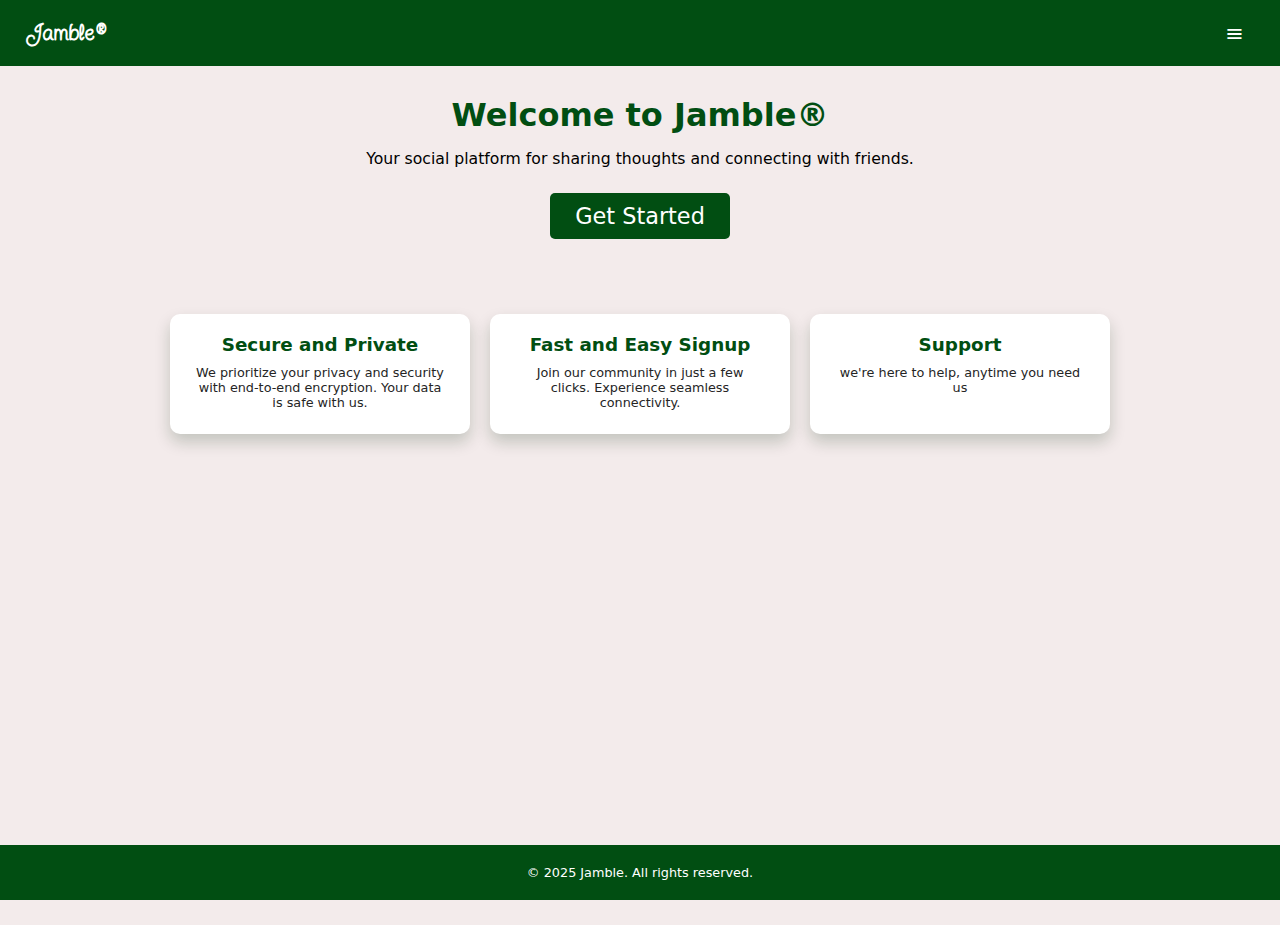
<file: index.html>
<!DOCTYPE html>
<html lang="en">
<head>
  <meta charset="UTF-8"/>
  <meta name="viewport" content="width=device-width" initial-scale="1.0">
  <title>New Stuff</title>
  <link href="https://fonts.googleapis.com/css2?family=Twinkle+Star&display=swap" rel="stylesheet">

  <link rel="stylesheet" href="socialPlatformAboutPage.css"> 
  <script src="social platform.js"></script>
  <title>Home Page</title>
</head>
<body class="body">
  <div class="site">
    <header class="header">
      <h2 class="logo">Jamble&reg;</h2>
        <div class="dropdown">
          <button onclick="myFunction()" class="dropbtn">&equiv;</button>
          <div id="myDropdown" class="dropdown-content">
            <a href="#" class="home">Home</a><hr>
            <a href="#" class="login">Login</a><hr>
            <a href="socialPlatformSignup.html" class="signup">Signup</a><hr>
            <a href="#" class="about">About</a>
          </div>
        </div>
    </header>
    <main>
      <section class="welcome-message">
        <h1>Welcome to Jamble&reg;</h1>
        <p>Your social platform for sharing thoughts and connecting with friends.</p>
        <button class="Get-Started"><a href="socialPlatformSignup.html">Get Started</a></button>
        
      </section>

      <section class="features">
        <div class="features-items">
          <h3>Secure and Private</h3>
          <p>We prioritize your privacy and security with end-to-end encryption. Your data is safe with us.</p>
        </div>

        <div class="features-items">
          <h3>Fast and Easy Signup</h3>
          <p>Join our community in just a few clicks. Experience seamless connectivity.</p>
        </div>

        <div class="features-items">
          <h3>Support</h3>
          <p>we're here to help, anytime you need us</p>
        </div>
      </section>
      
      
    </main>
    <footer>
      <div class="footer">
        <p class="footer-text">© 2025 Jamble. All rights reserved.</p>
        
        
      </div>
    </footer>
  </div>
</body>
</html>
</file>
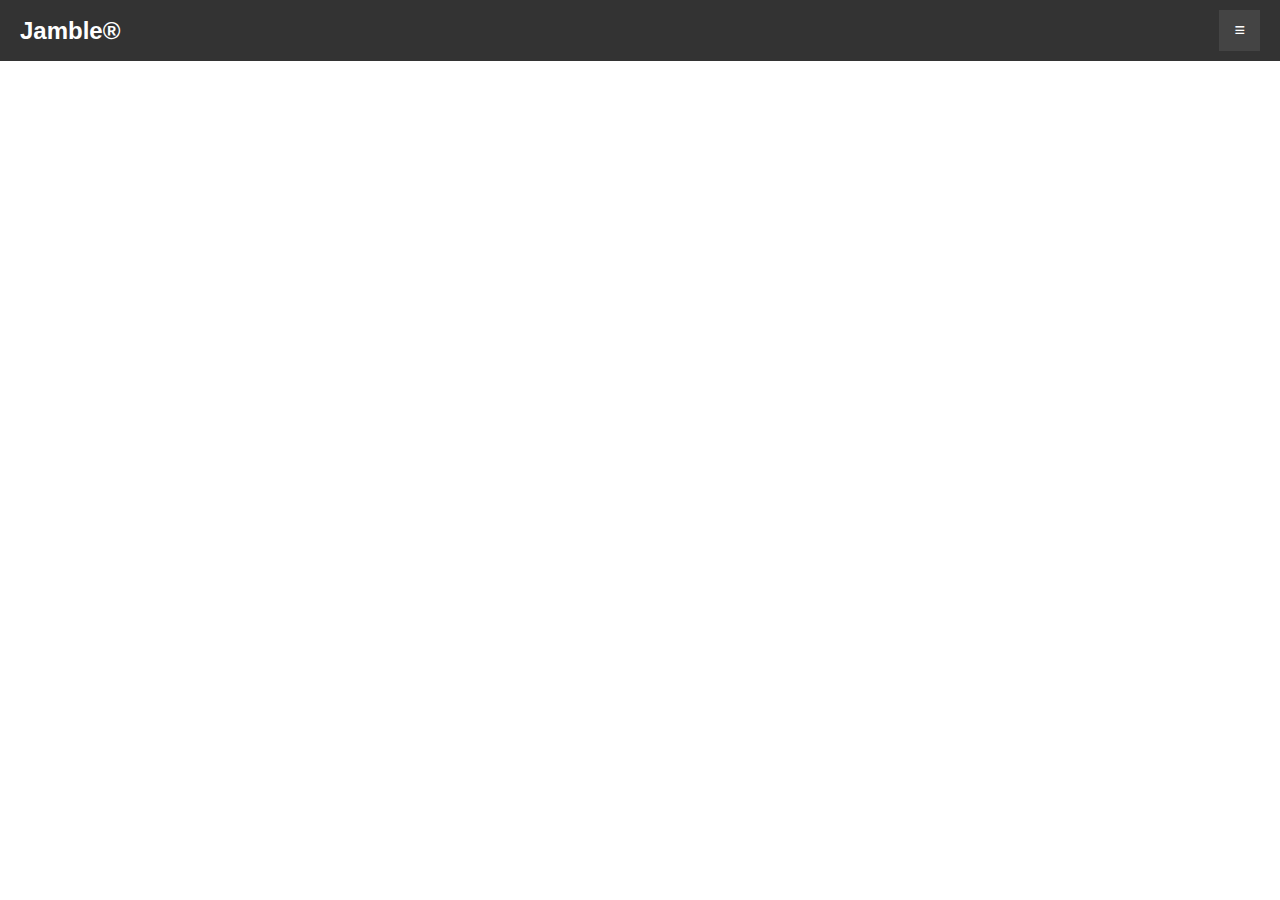
<file: AIsample.html>
<!DOCTYPE html>
<html lang="en">
<head>
  <meta charset="UTF-8">
  <title>Jamble® Header</title>
  <style>
    body {
      margin: 0;
      font-family: Arial, sans-serif;
    }

    .header {
      background-color: #333;
      color: white;
      padding: 10px 20px;
      display: flex;
      justify-content: space-between;
      align-items: center;
      position: relative;
    }

    .logo {
      margin: 0;
      font-size: 24px;
    }

    .dropdown {
      position: relative;
      display: inline-block;
    }

    .dropbtn {
      background-color: #444;
      color: white;
      padding: 10px 15px;
      font-size: 18px;
      border: none;
      cursor: pointer;
    }

    .dropdown-content {
      display: none;
      position: absolute;
      right: 0;
      background-color: #f9f9f9;
      min-width: 160px;
      box-shadow: 0px 8px 16px 0px rgba(0,0,0,0.2);
      z-index: 1;
    }

    .dropdown-content a {
      color: black;
      padding: 12px 16px;
      text-decoration: none;
      display: block;
    }

    .dropdown-content a:hover {
      background-color: #ddd;
    }

    .show {
      display: block;
    }
  </style>
</head>
<body>

  <header class="header">
    <h2 class="logo">Jamble&reg;</h2>
    <div class="dropdown">
      <button onclick="myFunction()" class="dropbtn">&equiv;</button>
      <div id="myDropdown" class="dropdown-content">
        <a href="#" class="home">Home</a>
        <a href="#" class="about">About</a>
        <a href="#" class="login">Login</a>
        <a href="#" class="signup">Signup</a>
      </div>
    </div>
  </header>

  <script>
    function myFunction() {
      document.getElementById("myDropdown").classList.toggle("show");
    }

    // Optional: Close dropdown if clicked outside
    window.onclick = function(event) {
      if (!event.target.matches('.dropbtn')) {
        var dropdowns = document.getElementsByClassName("dropdown-content");
        for (var i = 0; i < dropdowns.length; i++) {
          if (dropdowns[i].classList.contains('show')) {
            dropdowns[i].classList.remove('show');
          }
        }
      }
    }
  </script>

</body>
</html>
</file>
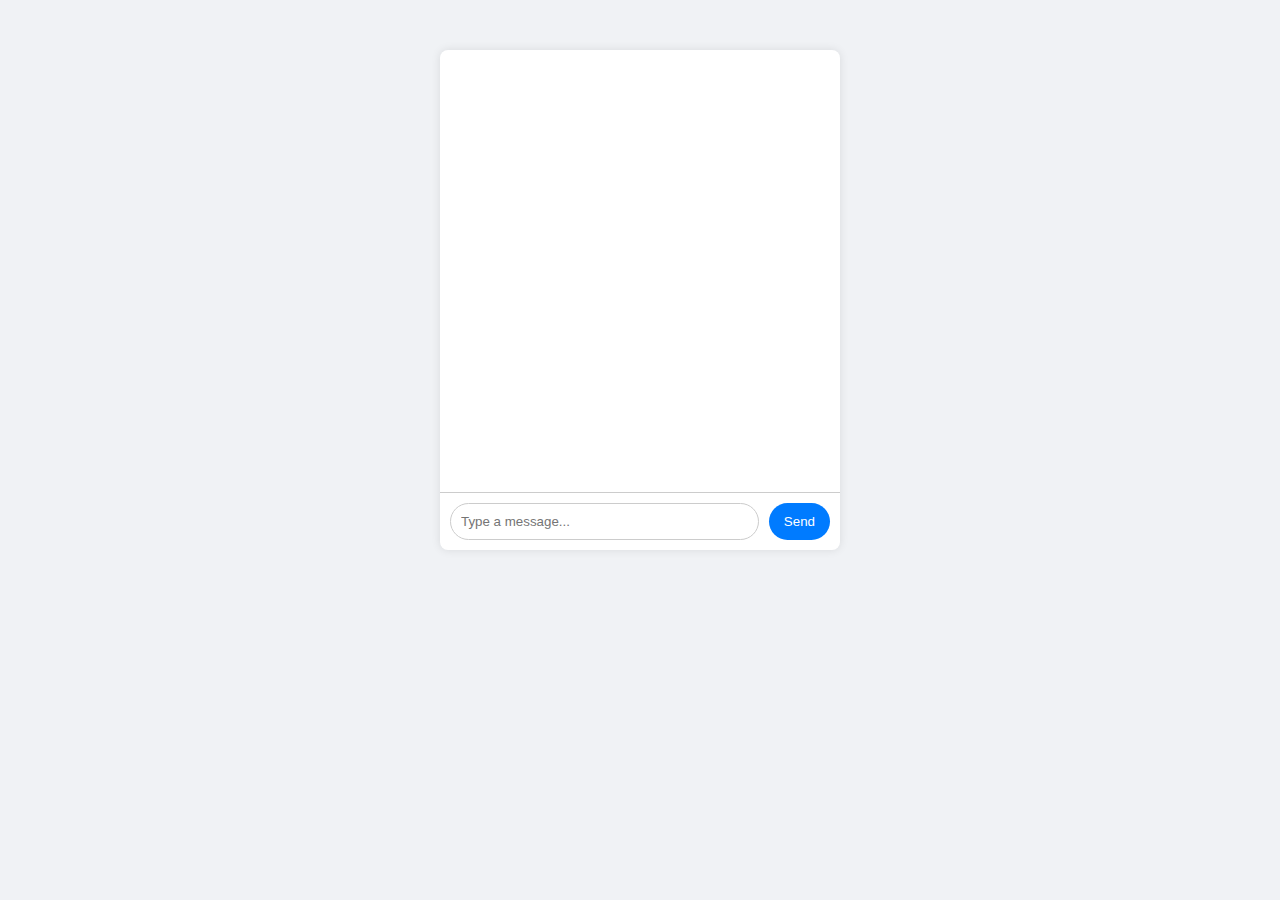
<file: AIsamplegui.html>
<!DOCTYPE html>
<html lang="en">
<head>
  <meta charset="UTF-8">
  <title>Simple Chat UI</title>
  <style>
    body {
      font-family: Arial, sans-serif;
      margin: 0;
      background: #f0f2f5;
    }

    .chat-container {
      max-width: 400px;
      margin: 50px auto;
      background: white;
      border-radius: 8px;
      box-shadow: 0 0 10px rgba(0,0,0,0.1);
      display: flex;
      flex-direction: column;
      height: 500px;
      overflow: hidden;
    }

    .chat-box {
      flex: 1;
      padding: 20px;
      overflow-y: auto;
    }

    .message {
      margin: 10px 0;
      max-width: 75%;
      padding: 10px 15px;
      border-radius: 20px;
      line-height: 1.4;
    }

    .user {
      background-color: #007bff;
      color: white;
      align-self: flex-end;
      text-align: right;
    }

    .bot {
      background-color: #e4e6eb;
      color: black;
      align-self: flex-start;
    }

    .input-area {
      display: flex;
      padding: 10px;
      border-top: 1px solid #ccc;
    }

    .input-area input {
      flex: 1;
      padding: 10px;
      border: 1px solid #ccc;
      border-radius: 20px;
      outline: none;
    }

    .input-area button {
      margin-left: 10px;
      padding: 10px 15px;
      background-color: #007bff;
      border: none;
      color: white;
      border-radius: 20px;
      cursor: pointer;
    }
  </style>
</head>
<body>

<div class="chat-container">
  <div class="chat-box" id="chatBox">
    <!-- Messages will appear here -->
  </div>
  <div class="input-area">
    <input type="text" id="userInput" placeholder="Type a message..." />
    <button onclick="sendMessage()">Send</button>
  </div>
</div>

<script>
  function sendMessage() {
    const input = document.getElementById("userInput");
    const message = input.value.trim();
    if (message === "") return;

    addMessage(message, "user");

    // Simulate bot reply
    setTimeout(() => {
      const reply = "You said: " + message;
      addMessage(reply, "bot");
    }, 500);

    input.value = "";
  }

  function addMessage(text, sender) {
    const chatBox = document.getElementById("chatBox");
    const msg = document.createElement("div");
    msg.classList.add("message", sender);
    msg.textContent = text;
    chatBox.appendChild(msg);
    chatBox.scrollTop = chatBox.scrollHeight;
  }
</script>

</body>
</html>
</file>
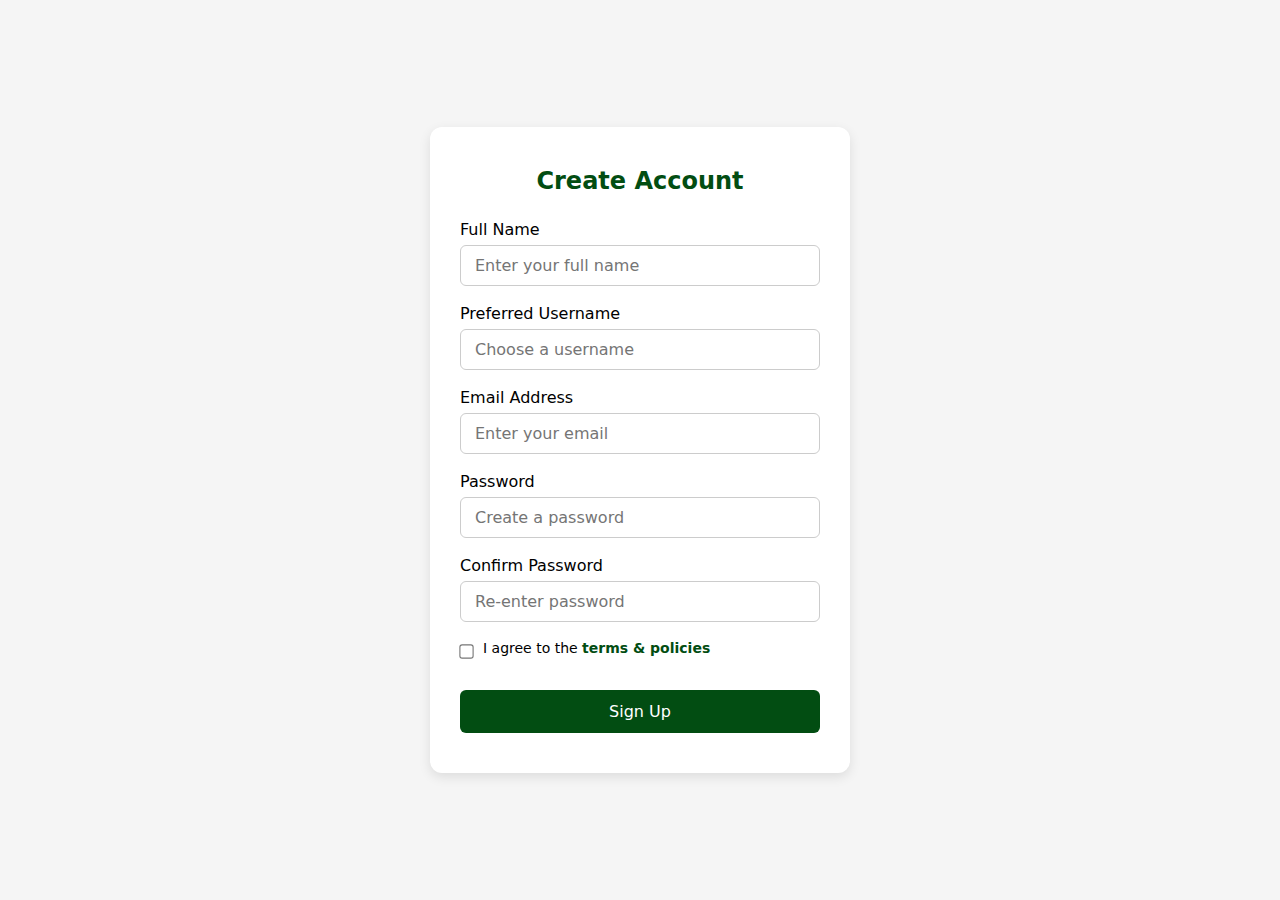
<file: sample.html>
<!DOCTYPE html>
<html lang="en">
<head>
  <meta charset="UTF-8" />
  <meta name="viewport" content="width=device-width, initial-scale=1.0"/>
  <title>Signup Page</title>
  <style>
    :root {
      --primary-color: rgb(2, 77, 18);
    }

    * {
      box-sizing: border-box;
      margin: 0;
      padding: 0;
      font-family: system-ui, sans-serif;
    }

    body {
      background-color: #f5f5f5;
      display: flex;
      justify-content: center;
      align-items: center;
      min-height: 100vh;
    }

    .signup-container {
      background-color: #fff;
      padding: 40px 30px;
      border-radius: 12px;
      box-shadow: 0 4px 12px rgba(0, 0, 0, 0.1);
      max-width: 420px;
      width: 100%;
    }

    .signup-container h2 {
      text-align: center;
      color: var(--primary-color);
      margin-bottom: 25px;
    }

    .form-group {
      margin-bottom: 18px;
    }

    .form-group label {
      display: block;
      margin-bottom: 6px;
      font-weight: 500;
    }

    .form-group input[type="text"],
    .form-group input[type="email"],
    .form-group input[type="password"] {
      width: 100%;
      padding: 10px 14px;
      border: 1px solid #ccc;
      border-radius: 6px;
      font-size: 16px;
    }

    .form-group input:focus {
      border-color: var(--primary-color);
      outline: none;
    }

    .form-group.terms {
      display: flex;
      align-items: center;
      font-size: 14px;
    }

    .form-group.terms input {
      margin-right: 10px;
      transform: scale(1.1);
    }

    .form-group.terms a {
      color: var(--primary-color);
      text-decoration: none;
      font-weight: 600;
    }

    .submit-btn {
      width: 100%;
      padding: 12px;
      background-color: var(--primary-color);
      color: white;
      border: none;
      border-radius: 6px;
      font-size: 16px;
      cursor: pointer;
      transition: background 0.3s ease;
      margin-top: 10px;
    }

    .submit-btn:hover {
      background-color: rgb(1, 60, 14);
    }

    @media (max-width: 480px) {
      .signup-container {
        padding: 30px 20px;
      }
    }
  </style>
</head>
<body>

  <div class="signup-container">
    <h2>Create Account</h2>
    <form>
      <div class="form-group">
        <label for="fullname">Full Name</label>
        <input type="text" id="fullname" placeholder="Enter your full name" required />
      </div>
      <div class="form-group">
        <label for="username">Preferred Username</label>
        <input type="text" id="username" placeholder="Choose a username" required />
      </div>
      <div class="form-group">
        <label for="email">Email Address</label>
        <input type="email" id="email" placeholder="Enter your email" required />
      </div>
      <div class="form-group">
        <label for="password">Password</label>
        <input type="password" id="password" placeholder="Create a password" required />
      </div>
      <div class="form-group">
        <label for="confirm">Confirm Password</label>
        <input type="password" id="confirm" placeholder="Re-enter password" required />
      </div>
      <div class="form-group terms">
        <input type="checkbox" id="terms" required />
        <label for="terms">
          I agree to the <a href="#">terms & policies</a>
        </label>
      </div>
      <button type="submit" class="submit-btn">Sign Up</button>
    </form>
  </div>

</body>
</html>
</file>
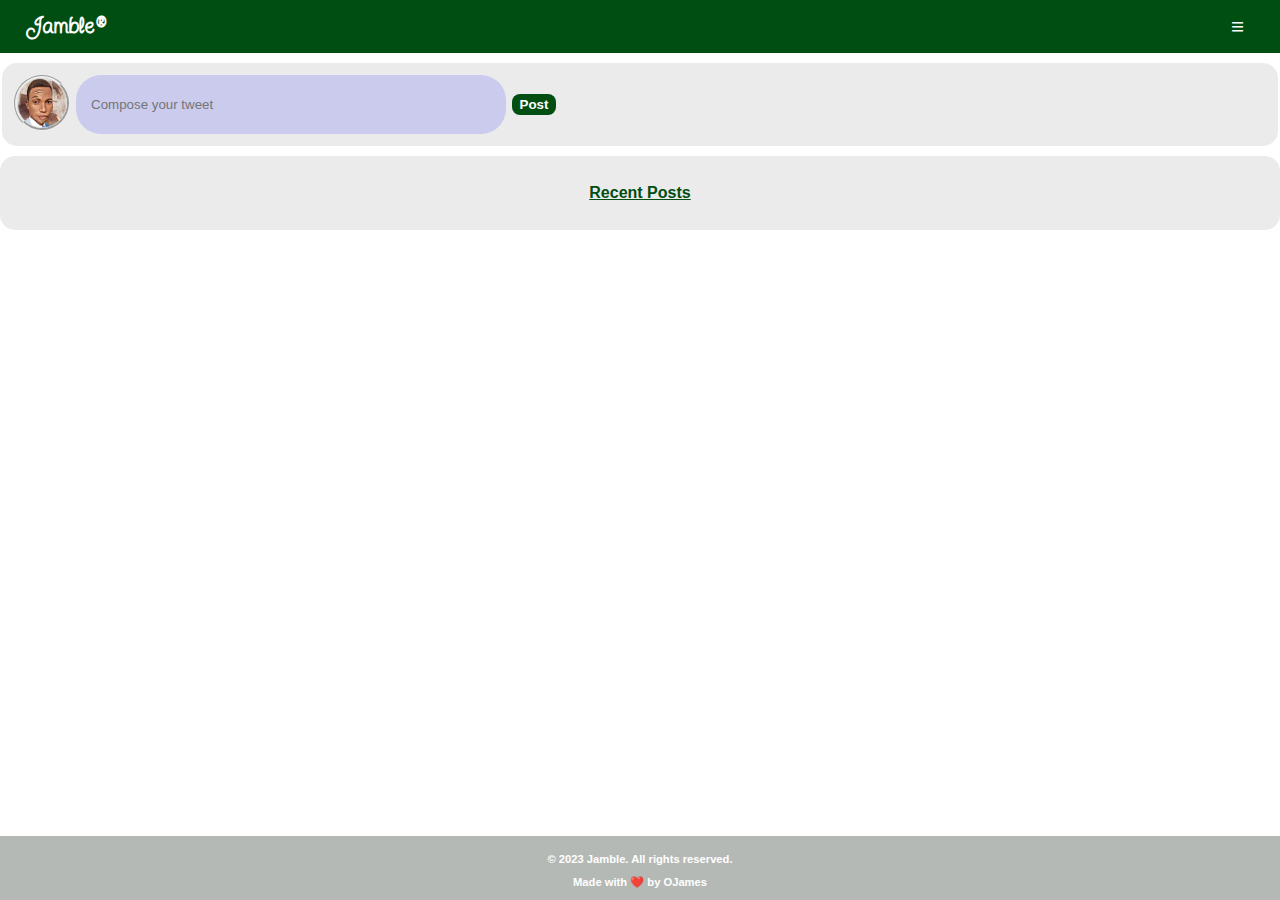
<file: social platform.html>
<!DOCTYPE html>
<html lang="en">
<head>
  <meta charset="UTF-8"/>
  <meta name="viewport" content="width=device-width" initial-scale="1.0">
  <title>New Stuff</title>
  <link href="https://fonts.googleapis.com/css2?family=Twinkle+Star&display=swap" rel="stylesheet">

  <link rel="stylesheet" href="social platform.css"> 
  <script src="social platform.js"></script>
</head>
<body class="body">
  <div class="site">
    <header class="header">
      <h2 class="logo">Jamble&reg;</h2>
        <div class="dropdown">
          <button onclick="myFunction()" class="dropbtn">&equiv;</button>
          <div id="myDropdown" class="dropdown-content">
            <a href="socialPlatformHomePage.html" class="home">Home</a><hr>
            <a href="#" class="login">Login</a><hr>
            <a href="socialPlatformSignup.html" class="signup">Signup</a><hr>
            <a href="#" class="about">About</a>
          </div>
        </div>
    </header>
    <main>
      
      <form>
        <fieldset class="compose">
          <img src="My Project\ojames1.png" alt="profile picture" class="profile">
          <input type="text" class="tweet" placeholder="Compose your tweet">
          <button class="submit">Post</button>
          
        </fieldset>
      </form>

      <div class="recent-posts">
        <h3 class="recent-post-heading">Recent Posts</h3>
        
      </div>

      
    </main>
    <footer>
      <div class="footer-links">
        <p class="footer-text">© 2023 Jamble. All rights reserved.</p>
        <p class="footer-text">Made with ❤️ by OJames</p>
        
      </div>
    </footer>
  </div>
</body>
</html>
</file>
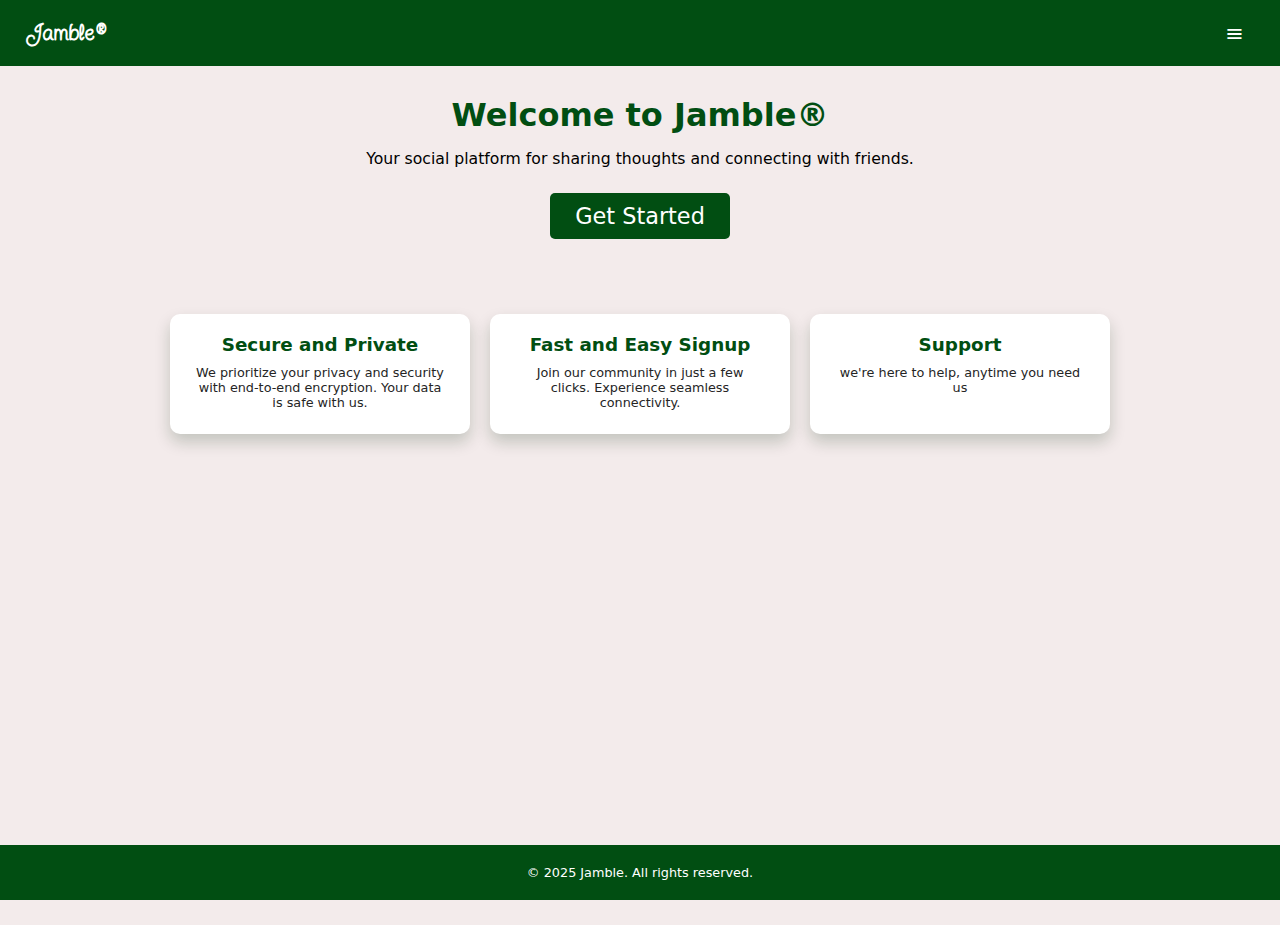
<file: socialPlatformAboutPage.html>
<!DOCTYPE html>
<html lang="en">
<head>
  <meta charset="UTF-8"/>
  <meta name="viewport" content="width=device-width" initial-scale="1.0">
  <title>New Stuff</title>
  <link href="https://fonts.googleapis.com/css2?family=Twinkle+Star&display=swap" rel="stylesheet">

  <link rel="stylesheet" href="socialPlatformAboutPage.css"> 
  <script src="social platform.js"></script>
  <title>Home Page</title>
</head>
<body class="body">
  <div class="site">
    <header class="header">
      <h2 class="logo">Jamble&reg;</h2>
        <div class="dropdown">
          <button onclick="myFunction()" class="dropbtn">&equiv;</button>
          <div id="myDropdown" class="dropdown-content">
            <a href="social platform.html" class="home">Home</a><hr>
            <a href="socialPlatformlogin.html" class="login">Login</a><hr>
            <a href="socialPlatformSignup.html" class="signup">Signup</a><hr>
            <a href="socialPlatformAboutPage.html" class="about">About</a>
          </div>
        </div>
    </header>
    <main>
      <section class="welcome-message">
        <h1>Welcome to Jamble&reg;</h1>
        <p>Your social platform for sharing thoughts and connecting with friends.</p>
        <button class="Get-Started"><a href="socialPlatformSignup.html">Get Started</a></button>
        
      </section>

      <section class="features">
        <div class="features-items">
          <h3>Secure and Private</h3>
          <p>We prioritize your privacy and security with end-to-end encryption. Your data is safe with us.</p>
        </div>

        <div class="features-items">
          <h3>Fast and Easy Signup</h3>
          <p>Join our community in just a few clicks. Experience seamless connectivity.</p>
        </div>

        <div class="features-items">
          <h3>Support</h3>
          <p>we're here to help, anytime you need us</p>
        </div>
      </section>
      
      
    </main>
    <footer>
      <div class="footer">
        <p class="footer-text">© 2025 Jamble. All rights reserved.</p>
        
        
      </div>
    </footer>
  </div>
</body>
</html>
</file>
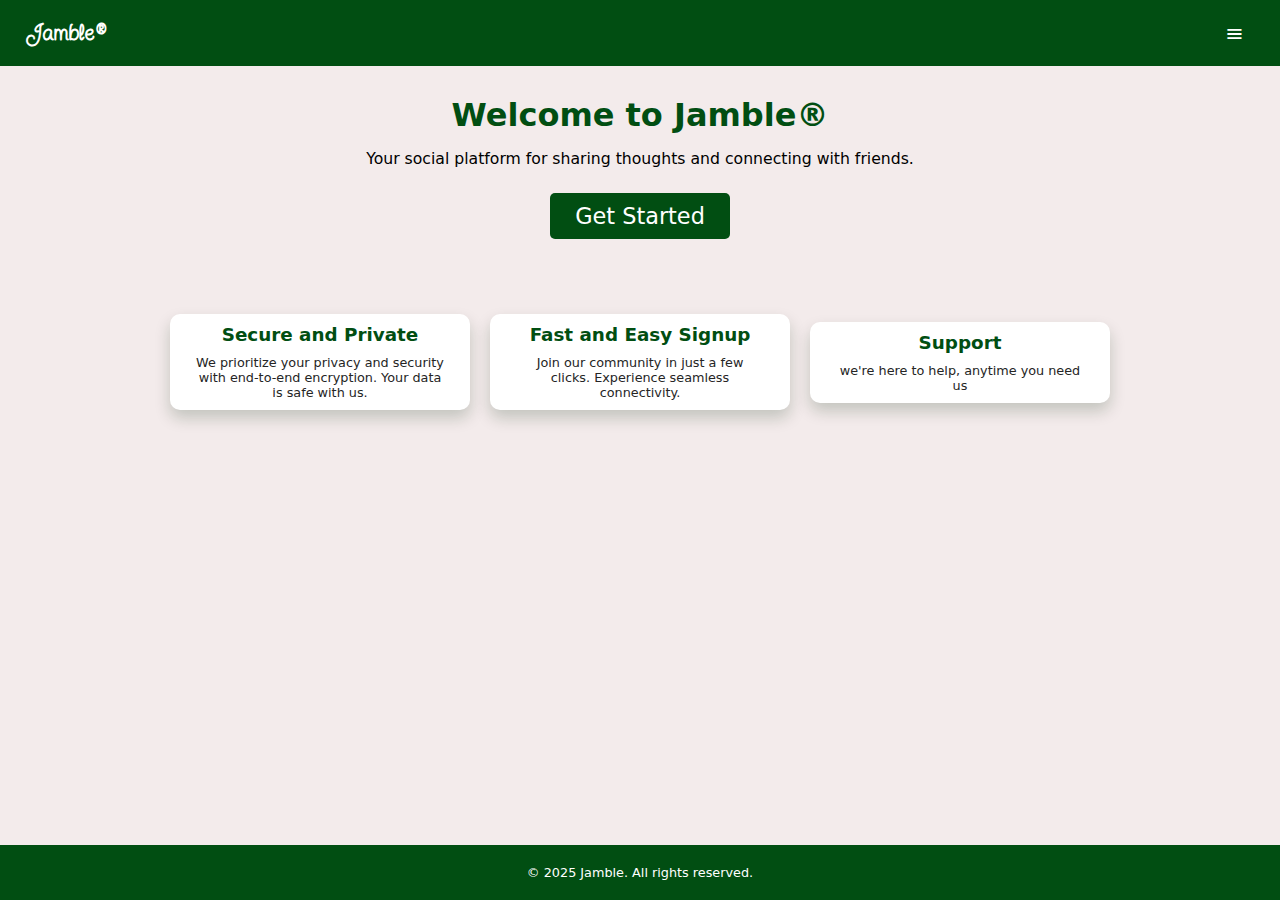
<file: socialPlatformHomePage.html>
<!DOCTYPE html>
<html lang="en">
<head>
  <meta charset="UTF-8"/>
  <meta name="viewport" content="width=device-width" initial-scale="1.0">
  <title>New Stuff</title>
  <link href="https://fonts.googleapis.com/css2?family=Twinkle+Star&display=swap" rel="stylesheet">

  <link rel="stylesheet" href="socialPlatformHomePage.css"> 
  <script src="social platform.js"></script>
  <title>Home Page</title>
</head>
<body class="body">
  <div class="site">
    <header class="header">
      <h2 class="logo">Jamble&reg;</h2>
        <div class="dropdown">
          <button onclick="myFunction()" class="dropbtn">&equiv;</button>
          <div id="myDropdown" class="dropdown-content">
            <a href="#" class="home">Home</a><hr>
            <a href="#" class="login">Login</a><hr>
            <a href="socialPlatformSignup.html" class="signup">Signup</a><hr>
            <a href="#" class="about">About</a>
          </div>
        </div>
    </header>
    <main>
      <section class="welcome-message">
        <h1>Welcome to Jamble&reg;</h1>
        <p>Your social platform for sharing thoughts and connecting with friends.</p>
        <button class="Get-Started"><a href="socialPlatformSignup.html">Get Started</a></button>
        
      </section>

      <section class="features">
        <div class="features-items">
          <h3>Secure and Private</h3>
          <p>We prioritize your privacy and security with end-to-end encryption. Your data is safe with us.</p>
        </div>

        <div class="features-items">
          <h3>Fast and Easy Signup</h3>
          <p>Join our community in just a few clicks. Experience seamless connectivity.</p>
        </div>

        <div class="features-items">
          <h3>Support</h3>
          <p>we're here to help, anytime you need us</p>
        </div>
      </section>
      
      
    </main>
    <footer>
      <div class="footer">
        <p class="footer-text">© 2025 Jamble. All rights reserved.</p>
        
        
      </div>
    </footer>
  </div>
</body>
</html>
</file>
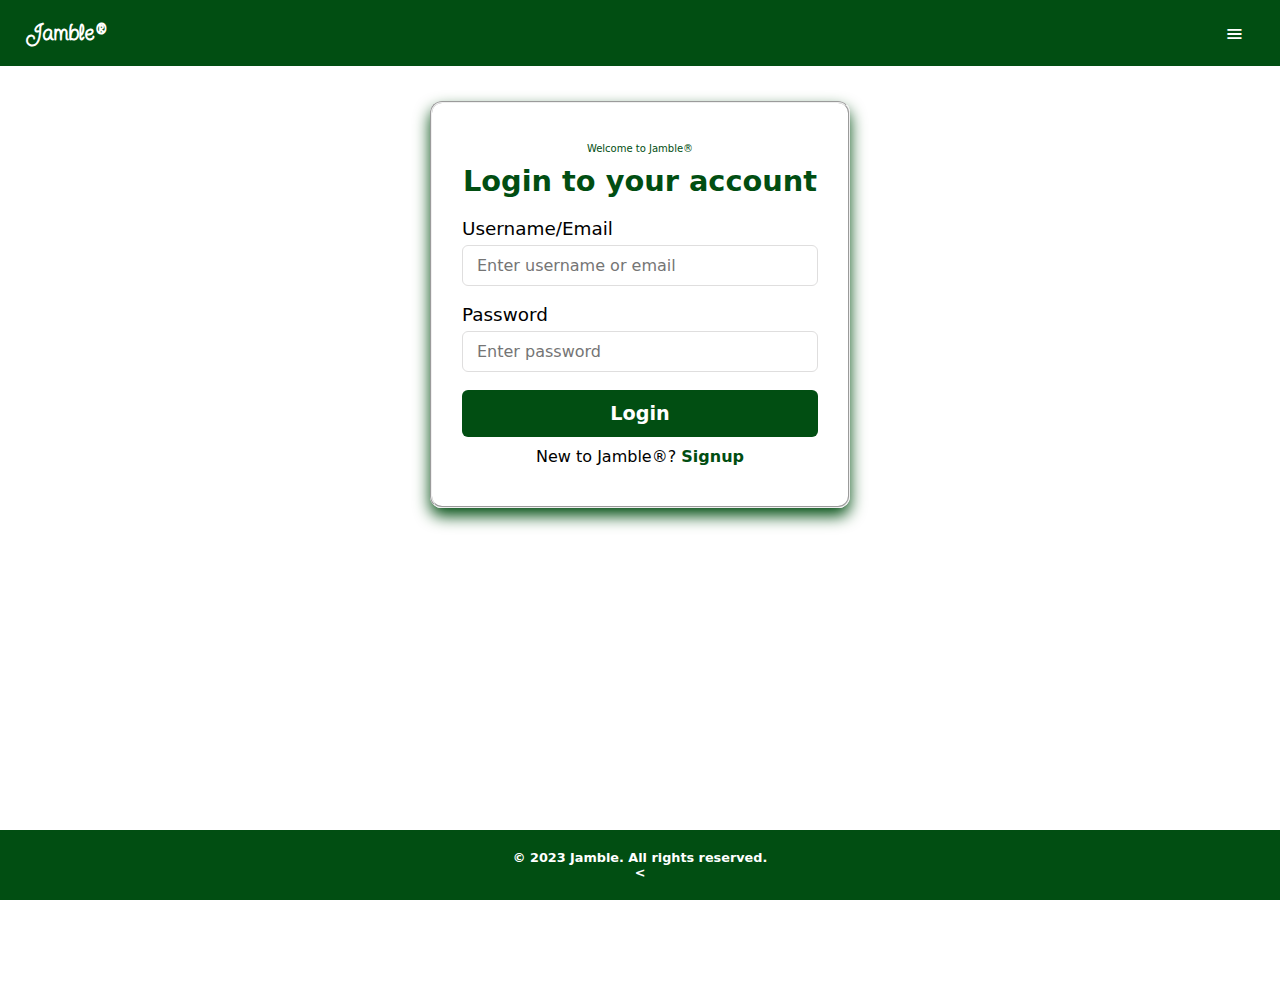
<file: socialPlatformlogin.html>
<!DOCTYPE html>
<html lang="en">
<head>
  <meta charset="UTF-8"/>
  <meta name="viewport" content="width=device-width" initial-scale="1.0">
  <title>New Stuff</title>
  <link href="https://fonts.googleapis.com/css2?family=Twinkle+Star&display=swap" rel="stylesheet">

  <link rel="stylesheet" href="socialPlatformSignup.css"> 
  <script src="social platform.js"></script>
</head>
<body class="body">
  <div class="site">
    <header class="header">
      <h2 class="logo">Jamble&reg;</h2>
        <div class="dropdown">
          <button onclick="myFunction()" class="dropbtn">&equiv;</button>
          <div id="myDropdown" class="dropdown-content">
            <a href="#" class="home">Home</a><hr>
            <a href="#" class="login">Login</a><hr>
            <a href="#" class="signup">Signup</a><hr>
            <a href="#" class="about">About</a>
          </div>
        </div>
    </header>
    <main>
      
      <form>
        <fieldset class="signup-form">
          
        <p class="form-title">Welcome to <Span class="jamble">Jamble&reg;</Span></p>
        <h1 class="form-description">Login to your account</h1>
        
        <div class="form-group">
          <label for="username" class="form-label">Username/Email</label>
          <input type="text" id="username" placeholder="Enter username or email" class="form-input" required>
        </div>

        
        <div class="form-group">
          <label for="password" class="form-label">Password</label>
          <input type="password" id="password" placeholder="Enter password" class="form-input" required>
        </div>
        
          <button type="submit" class="form-submit">Login</button>
        <p class="form-footer">New to Jamble&reg;? <a href="socialPlatformSignup.html" class="terms-link">Signup</a></p>
        </fieldset>
      </form>

      

      
    </main>
    <footer>
      <div class="footer-links">
        <p class="footer-text">© 2023 Jamble. All rights reserved.</p>
        <
        
      </div>
    </footer>
  </div>
</body>
</html>
</file>
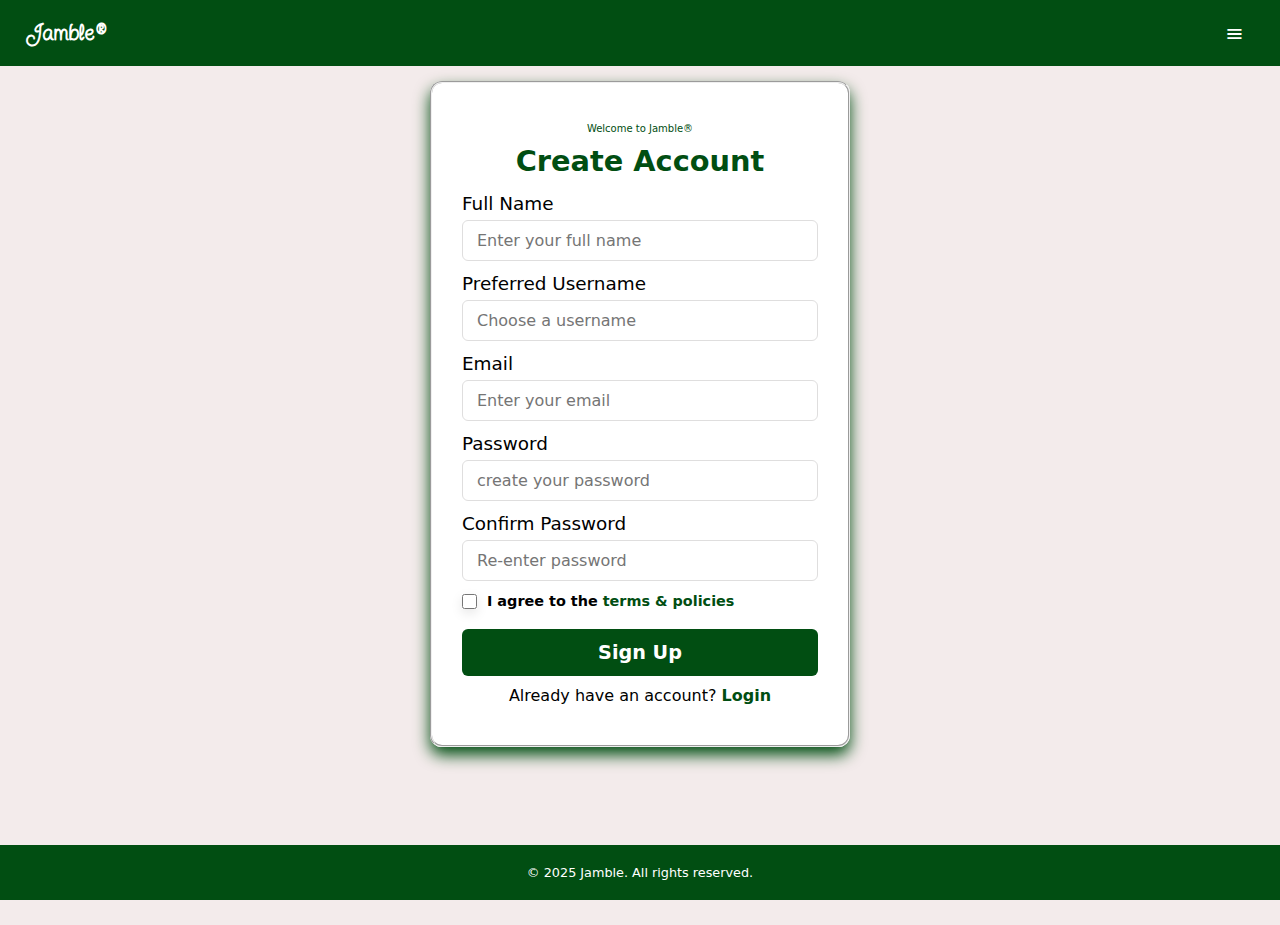
<file: socialPlatformSignup.html>
<!DOCTYPE html>
<html lang="en">
<head>
  <meta charset="UTF-8"/>
  <meta name="viewport" content="width=device-width" initial-scale="1.0">
  <title>New Stuff</title>
  <link href="https://fonts.googleapis.com/css2?family=Twinkle+Star&display=swap" rel="stylesheet">

  <link rel="stylesheet" href="socialPlatformAboutPage.css"> 
  <script src="social platform.js"></script>
</head>
<body class="body">
  <div class="site">
    <header class="header">
      <h2 class="logo">Jamble&reg;</h2>
        <div class="dropdown">
          <button onclick="myFunction()" class="dropbtn">&equiv;</button>
          <div id="myDropdown" class="dropdown-content">
            <a href="social platform.html" class="home">Home</a><hr>
            <a href="socialPlatformlogin.html" class="login">Login</a><hr>
            <a href="socialPlatformSignup.html" class="signup">Signup</a><hr>
            <a href="socialPlatformAboutPage.html" class="about">About</a>
          </div>
        </div>
    </header>
    <main>
      
      <form>
        <fieldset class="signup-form">
          
        <p class="form-title">Welcome to <Span class="jamble">Jamble&reg;</Span></p>
        <h1 class="form-description">Create Account</h1>
        
        <div class="form-group">
          <label for="Full Name" class="form-label">Full Name</label>
          <input type="text" id="Full Name" placeholder="Enter your full name" class="form-input" required>
        </div>

        <div class="form-group">
          <label for="username" class="form-label">Preferred Username</label>
          <input type="text" id="username" placeholder="Choose a username" class="form-input" required>
        </div>

        <div class="form-group">
          <label for="email" class="form-label">Email</label>
          <input type="email" id="email" placeholder="Enter your email" class="form-input" required>
        </div>

        <div class="form-group">
          <label for="password" class="form-label">Password</label>
          <input type="password" id="password" placeholder="create your password" class="form-input" required>
        </div>

        <div class="form-group">
          <label for="password" class="form-label">Confirm Password</label>
          <input type="password" id="password" placeholder="Re-enter password" class="form-input" required>
        </div>
        <div class="form-group-terms">
          <input type="checkbox" id="terms" class="form-checkbox" required>
          <label for="terms" class="form-label">I agree to the <a href="#" class="terms-link">terms & policies</a></label>
        </div>
          <button type="submit" class="form-submit">Sign Up</button>
        <p class="form-footer">Already have an account? <a href="socialPlatformlogin.html" class="terms-link">Login</a></p>
        </fieldset>
      </form>

      

      
    </main>
   <footer>
      <div class="footer">
        <p class="footer-text">© 2025 Jamble. All rights reserved.</p>
        
        
      </div>
    </footer>
  </div>
</body>
</html>
</file>
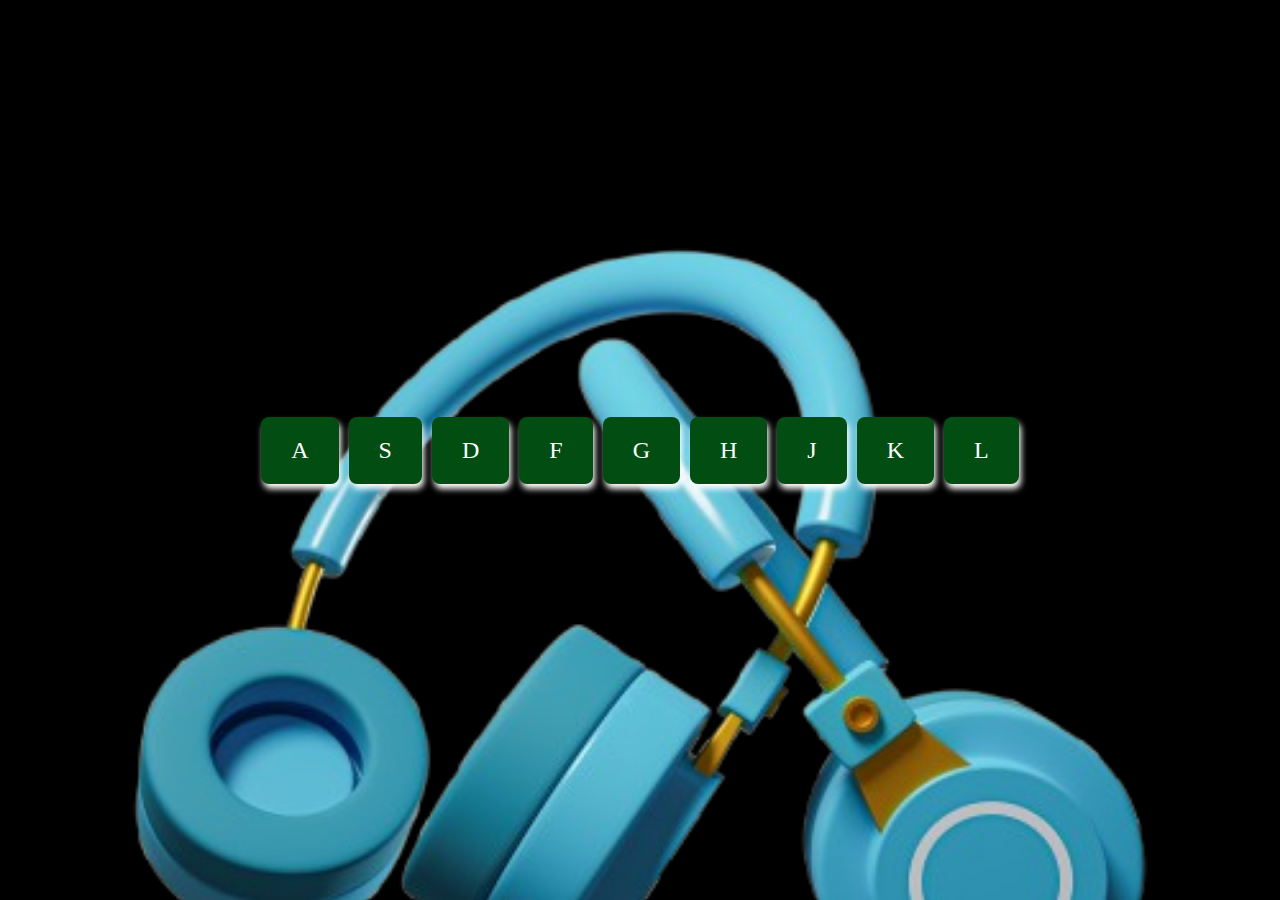
<file: Wesbos/drumskit.html>
<!DOCTYPE html>
<html>
<head>
  <meta charset="UTF-8" />
  <title>Drumskit</title>
  <link rel="stylesheet" href="drumskits.css">

  <script src="drumskit.js"></script>
  
</head>
<body>
  <div class="keys">
    <div class="key">A</div>
    <div class="key">S</div>
    <div class="key">D</div>
    <div class="key">F</div>
    <div class="key">G</div>
    <div class="key">H</div>
    <div class="key">J</div>
    <div class="key">K</div>
    <div class="key">L</div>
  </div>
  
</body>
</html>
</file>
<file: socialPlatformAboutPage.css>
body {
  font-size: 1.25rem;
  font-family: 'Lucida Sans', 'Lucida Sans Regular', 'Lucida Grande', 'Lucida Sans Unicode', Geneva, Verdana, sans-serif;
  color: rgb(0, 0, 0);
  transition: all 500ms;
  min-height: 100vh;
  font-size: 0.98rem;
  background-color: rgb(243, 235, 235);
  margin: 0;
  padding-bottom: 25px;
} 

main {
  margin: 50px;
  padding-bottom: 40px;
}

.site {
  min-height: 100vh;
  
}

header {
  background-color: rgb(1, 78, 18);
  
  transition: ease-in-out 0.15s;
  position: relative;
  display: flex;
  align-items: center;
  justify-content: space-between;
  padding: 10px 20px;
}

footer{
  background-color: var(--primary-color);
  height: auto;
  width: 100vw;
  position: fixed;
  bottom: 0;
  margin-top: 40px;


  font-size: 0.8rem;
  color: rgb(255, 255, 255);
  text-align: center;
  padding-top: 20px;
  padding-bottom: 20px;

 
}

.logo {
  margin-top: 8px;
  margin-bottom: 8px;
  margin-left: 8px;
  font-family: twinkle star, sans-serif;
  font-size: 1.4rem;
  color: rgb(255, 255, 255);
}



main {
  margin: 0;
  
}

    

.dropbtn {
  background-color: rgb(1, 78, 18);
  color: white;
  padding: 10px 16px;
  font-size: 1.4rem;
  border: none;
  cursor: pointer;
  
  justify-self: start;
  position: relative;
}

.dropdown {
  position: relative;
  display: inline-block;
}
.dropbtn:hover, .dropbtn:focus {
  background-color: rgb(1, 78, 18);
  color: rgb(255, 255, 255);
  font-weight: 100;
}
.dropdown-content {
  display: none;
  position: absolute;
  background-color:  rgb(2, 77, 18);
  min-width: 160px;
  box-shadow: 0px 8px 16px 0px rgba(2, 77, 18, 0.2);
  z-index: 1;
  right: 0;
  left: auto;
  
}

.dropdown-content a {
  font-size: 1.0rem;
  color: rgb(255, 255, 255);
  padding: 8px;
  text-decoration: none;
  display: block;
  text-align: center;

}

.dropdown-content a:hover {
  background-color: rgb(3, 59, 24);
  color: white;
}

.show {display: block;}

/* Additional styles for the signup form */
:root {
  --primary-color: rgb(1, 78, 18);
}

* {
  box-sizing: border-box;
  margin: 0;
  padding: 0;
  font-family: system-ui, sans-serif;
}

.welcome-message {
  text-align: center;
}

.welcome-message h1{
  color: var(--primary-color);
  padding-top: 30px;
  padding-bottom: 15px;
  font-size: 2rem;
  
}

.welcome-message button {
  background: var(--primary-color);
  color: rgb(255, 255, 255);
  padding: 10px 25px;
  font-size: 1.4rem;
  border: none;
  border-radius: 5px;
  cursor: pointer;
  justify-self: start;
  margin-top: 25px;
  margin-bottom: 35px;
  ;
}
.welcome-message button a {
  color: rgb(255, 255, 255);
  text-decoration: none;
}

.welcome-message button:hover {
  background: rgb(2, 77, 18);
  color: rgb(255, 255, 255);
  font-size: 1.6rem;
  font-weight: 100;
}


@media (max-width: 480px) {
  .features {
    flex-direction: column;
    align-items: center;
  }
}



.features {
  display: flex;
  flex-wrap: wrap;
  align-items: center;
  justify-content: center; 
  gap: 20px;
  padding: 40px 20px;
  
}

.features-items {
  background: rgb(255, 255, 255);
  border-radius: 10px;
  box-shadow: 0px 8px 16px 0px rgba(2, 39, 10, 0.2);
  padding: 20px 25px;
  text-align: center;
  margin-bottom: 20px;
  width: 100%;
  max-width: 300px;
  height: 120px;
}

.features-items:hover {
  transform: scale(1.05);
  transition: transform 0.3s ease;
}
.features-items h3 {
  color: var(--primary-color);
  margin-bottom: 10px;
}

.features-items p {
  color: rgb(37, 37, 37);
  font-size: 0.8rem;
}

/*Social platform css*/
.profile {
  width: 2.5em;
  height: 2.5em;
  border-color: rgb(1, 78, 18)ck;
  border-style:groove;
  border-radius: 50%;
  position: absolute;
  cursor:pointer;
}

main {
  margin: 0;
  
}


.compose {
  padding: 12px;
  border-radius: 15px;
  border-style: none;
  height: auto;
  width: auto;
  margin: 10px;
  background-color: rgb(230, 230, 230);
  position: relative;
  cursor: all-scroll;
}
  
.new-post {
  display: flex;
  align-items: center;
  justify-content: left;
  margin: 20px;
}
.tweet {
  border-radius: 25px;
  height: 2.2em;
  width: 20em;
  border-style: unset;
  padding: 15px;
  background-color: rgb(203, 203, 238);
  margin-left: 43px;
  margin-top: 8px;
  cursor: text;
 
}

.submit {
  border-radius: 8px;
  border-color: transparent;
  position: absolut;
  background-color: rgb(1, 78, 18);
  color: white;
  font-weight: 600;
  margin-left: 7px;
  margin-top: 8px;
  cursor: pointer;
}

/*social platform Signup and Login css*/
.signup-form {
  display: flex;
  flex-direction: column;
  align-items: left;
  justify-content: left;
  width: 65%;
  
  margin: 15px auto;
  background-color: rgb(255, 255, 255);
  color: black;
  padding: 40px 30px;
  font-weight: 500;
  font-size: 1.15rem;
  border-radius: 12px;
  max-width: 420px;
  height: 75%;
  box-shadow: 0px 8px 16px 0px var(--primary-color);
}
.form-title {
  font-size: x-small;
  color: var(--primary-color);
  margin-bottom: 10px;
  align-self: center;
  height: auto;
}

.form-description {
  font-size: 1.8rem;
  color: var(--primary-color);
  margin-bottom: 15px;
  align-self: center;
}

.form-group {
  margin-bottom: 12px;
  
}

.form-group label {
  display: block;
  margin-bottom: 6px;
  font-weight: 500;
}


.form-group input[type="text"],
.form-group input[type="email"],
.form-group input[type="password"] {
  width: 100%;
  padding: 10px 14px;
  border: 1px solid rgb(223, 222, 222);
  border-radius: 6px;
  font-size: 1rem;
}

.form-group input[type="text"]:hover,
.form-group input[type="email"]:hover,
.form-group input[type="password"]:hover {
  border-color: transparent;
  box-shadow: 0px 8px 16px 0px var(--primary-color);
}

.form-group-terms {
  display: flex;
  align-items: center;
  margin-bottom: 20px;
  font: 0.9rem sans-serif;
  font-weight: 600;
}

.form-group-terms {
  display: flex;
  align-items: center;
  margin-bottom: 20px;
}

.form-group-terms input {
  margin-right: 10px;
}

.form-group-terms a {
  color: var(--primary-color);
  text-decoration: none;
}

.form-group-terms input[type="checkbox"] {
  width: 15px;
  height: 15px;
  box-shadow: 0 4px 12px rgba(0, 0, 0, 0.1);
}

.form-group-terms input[type="checkbox"]:checked {
  background-color: var(--primary-color);
}

.form-submit {
  background-color: rgb(1, 78, 18);
  color: white;
  padding: 12px 40px;
  border: none;
  border-radius: 6px;
  cursor: pointer;
  font-size: 1.2rem;
  font-weight: bold;
  
}

.form-submit:hover {
  background-color: rgb(5, 160, 39);

}

.form-footer {
  text-align: center;
  padding-top: 10px;
  font-size: 1rem;
}

.form-footer a{
  color: var(--primary-color);
  text-decoration: none;
  font-weight: 700;
}
</file>
<file: social platform.css>
body {
  font-size: 1.25rem;
  font-family: 'Lucida Sans', 'Lucida Sans Regular', 'Lucida Grande', 'Lucida Sans Unicode', Geneva, Verdana, sans-serif;
  color: rgb(255, 255, 255);
  font-weight: 600;
  transition: all 500ms;
  /*
  background: linear-gradient(45deg, #6366f1, #8b5cf6); -webkit-background-clip: text; -webkit-text-fill-color: transparent; */
  margin: 0;
} 


.site {
  min-height: 100dvh;
  
}

header {
  background-color: rgb(1, 78, 18);
  height: 33px;
  
  transition: ease-in-out 0.15s;
  position: relative;
  display: flex;
  align-items: center;
  justify-content: space-between;
  padding: 10px 20px;
}

footer{
  background-color: rgb(181, 185, 182);
  height: auto;
  width: 100vw;
  position: fixed;
  bottom: 0;
  margin: 0;
}

.footer-links {
  font-size: 0.7rem;
  color: rgb(255, 255, 255);
  text-align: center;
  padding-top: 5px;

 
}

.logo {
  margin-top: 8px;
  margin-bottom: 8px;
  margin-left: 8px;
  font-family: twinkle star, sans-serif;
  font-size: 1.4rem;
}

.profile {
  width: 2.5em;
  height: 2.5em;
  border-color: rgb(1, 78, 18)ck;
  border-style:groove;
  border-radius: 50%;
  position: absolute;
}

main {
  margin: 0;
  
}

fieldset {
  padding: 12px;
  border-radius: 15px;
  border-style: none;
  height: auto;
  width: auto;
  margin-top: 10px;
  background-color: rgb(236, 235, 235);
  position: relative;
  cursor: pointer;
}

.tweet {
  border-radius: 25px;
  height: 2.2em;
  width: 30em;
  border-style: unset;
  padding: 15px;
  background-color: rgb(203, 203, 238);
  margin-left: 62px;
  cursor: pointer;
 
}

.submit {
  border-radius: 8px;
  border-color: transparent;
  position: relative;
  background-color: rgb(1, 78, 18);
  color: white;
  font-weight: 600;

}



/*  lknkm 

.header {
  
}


.login {
  margin-top: 8px;
  margin-bottom: 8px;
  position: absolute;
    top: 5px;
    right: 16px;
    font-size: 16px;
    font-weight: 600;
    color: rgb(1, 78, 18);
}

.signup {
  margin-top: 8px;
  margin-bottom: 8px;
  position: absolute;
    top: 5px;
    right: 80px;
    font-size: 16px;
    font-weight: 600;
    color: rgb(1, 78, 18);
}
    */

.dropbtn {
  background-color: rgb(1, 78, 18);
  color: white;
  padding: 10px 16px;
  font-size: 1.4rem;
  border: none;
  cursor: pointer;
  
  justify-self: start;
  position: relative;
}

.dropdown {
  position: relative;
  display: inline-block;
}
.dropbtn:hover, .dropbtn:focus {
  background-color: rgb(1, 78, 18);
  font-size: 1.8rem;
  color: rgb(255, 255, 255);
  font-weight: 100;
}
.dropdown-content {
  display: none;
  position: absolute;
  background-color:  rgb(2, 77, 18);
  min-width: 160px;
  box-shadow: 0px 8px 16px 0px rgba(2, 77, 18, 0.2);
  z-index: 1;
  right: 0;
  left: auto;
  
}

.dropdown-content a {
  font-size: 1.0rem;
  color: rgb(255, 255, 255);
  padding: 8px;
  text-decoration: none;
  display: block;
  text-align: center;

}

.dropdown-content a:hover {
  background-color: rgb(3, 59, 24);
  color: white;
}

.show {display: block;}

/* Recent-posts */

.recent-posts {
  
  padding: 12px;
  border-radius: 15px;
  border-style: none;
  height: auto;
  width: auto;
  margin-top: 10px;
  background-color: rgb(236, 235, 235);
  
  
}

.recent-post-heading {
  font-size: 1rem;
  font-weight: 600;
  color: rgb(1, 78, 18);
  justify-self: center;
  position: relative;
  text-decoration: underline;
  
  

}



/* File: social%20platform.css 





.container {
  position:relative;
}
.box {
  width: 100px;
  height: 100px;
  position: absolute;
  top: 0;
  left: 0;
}
.top-box {
  z-index: 1;
  background: blue;
  width: 200px;
  height: 200px;
  top: 50px;
  left: 50px;
}
*/
</file>
<file: socialPlatformHomePage.css>
body {
  font-size: 1.25rem;
  font-family: 'Lucida Sans', 'Lucida Sans Regular', 'Lucida Grande', 'Lucida Sans Unicode', Geneva, Verdana, sans-serif;
  color: rgb(0, 0, 0);
  
  transition: all 500ms;
  min-height: 100vh;
  font-size: 0.98rem;
  background-color: rgb(243, 235, 235);
 /*
  background: linear-gradient(45deg, #0f7037, #0eb947); -webkit-background-clip: text; -webkit-text-fill-color: transparent; */
  margin: 0;
} 


.site {
  min-height: 100dvh;
  
}

header {
  background-color: rgb(1, 78, 18);
  
  transition: ease-in-out 0.15s;
  position: relative;
  display: flex;
  align-items: center;
  justify-content: space-between;
  padding: 10px 20px;
}

footer{
  background-color: var(--primary-color);
  height: auto;
  width: 100vw;
  position: fixed;
  bottom: 0;
  margin-top: 40px;


  font-size: 0.8rem;
  color: rgb(255, 255, 255);
  text-align: center;
  padding-top: 20px;
  padding-bottom: 20px;

 
}

.logo {
  margin-top: 8px;
  margin-bottom: 8px;
  margin-left: 8px;
  font-family: twinkle star, sans-serif;
  font-size: 1.4rem;
  color: rgb(255, 255, 255);
}



main {
  margin: 0;
  
}

    

.dropbtn {
  background-color: rgb(1, 78, 18);
  color: white;
  padding: 10px 16px;
  font-size: 1.4rem;
  border: none;
  cursor: pointer;
  
  justify-self: start;
  position: relative;
}

.dropdown {
  position: relative;
  display: inline-block;
}
.dropbtn:hover, .dropbtn:focus {
  background-color: rgb(1, 78, 18);
  color: rgb(255, 255, 255);
  font-weight: 100;
}
.dropdown-content {
  display: none;
  position: absolute;
  background-color:  rgb(2, 77, 18);
  min-width: 160px;
  box-shadow: 0px 8px 16px 0px rgba(2, 77, 18, 0.2);
  z-index: 1;
  right: 0;
  left: auto;
  
}

.dropdown-content a {
  font-size: 1.0rem;
  color: rgb(255, 255, 255);
  padding: 8px;
  text-decoration: none;
  display: block;
  text-align: center;

}

.dropdown-content a:hover {
  background-color: rgb(3, 59, 24);
  color: white;
}

.show {display: block;}

/* Additional styles for the signup form */
:root {
  --primary-color: rgb(1, 78, 18);
}

* {
  box-sizing: border-box;
  margin: 0;
  padding: 0;
  font-family: system-ui, sans-serif;
}

.welcome-message {
  text-align: center;
}

.welcome-message h1{
  color: var(--primary-color);
  padding-top: 30px;
  padding-bottom: 15px;
  font-size: 2rem;
  
}

.welcome-message button {
  background: var(--primary-color);
  color: rgb(255, 255, 255);
  padding: 10px 25px;
  font-size: 1.4rem;
  border: none;
  border-radius: 5px;
  cursor: pointer;
  justify-self: start;
  margin-top: 25px;
  margin-bottom: 35px;
  ;
}
.welcome-message button a {
  color: rgb(255, 255, 255);
  text-decoration: none;
}

.welcome-message button:hover {
  background: rgb(2, 77, 18);
  color: rgb(255, 255, 255);
  font-size: 1.6rem;
  font-weight: 100;
}


@media (max-width: 768px) {
  .features {
    flex-direction: column;
    align-items: center;
  }
}



.features {
  display: flex;
  flex-wrap: wrap;
  align-items: center;
  justify-content: center; 
  gap: 20px;
  padding: 40px 20px;
  
}

.features-items {
  background: rgb(255, 255, 255);
  border-radius: 10px;
  box-shadow: 0px 8px 16px 0px rgba(2, 39, 10, 0.2);
  padding: 10px 25px;
  text-align: center;
  margin-bottom: 20px;
  width: 100%;
  max-width: 300px;
}

.features-items:hover {
  transform: scale(1.05);
  transition: transform 0.3s ease;
}
.features-items h3 {
  color: var(--primary-color);
  margin-bottom: 10px;
}

.features-items p {
  color: rgb(37, 37, 37);
  font-size: 0.8rem;
}
</file>
<file: socialPlatformSignup.css>
body {
  font-size: 1.25rem;
  font-family: 'Lucida Sans', 'Lucida Sans Regular', 'Lucida Grande', 'Lucida Sans Unicode', Geneva, Verdana, sans-serif;
  color: rgb(255, 255, 255);
  font-weight: 600;
  transition: all 500ms;
  min-height: 100vh;

 /*
  background: linear-gradient(45deg, #0f7037, #0eb947); -webkit-background-clip: text; -webkit-text-fill-color: transparent; */
  margin: 0;
} 


.site {
  min-height: 110vh;
  
}

header {
  background-color: rgb(1, 78, 18);
  
  transition: ease-in-out 0.15s;
  position: relative;
  display: flex;
  align-items: center;
  justify-content: space-between;
  padding: 10px 20px;
}

footer{
  background-color: var(--primary-color);
  height: auto;
  width: 100vw;
  position: fixed;
  bottom: 0;
  margin-top: 40px;


  font-size: 0.8rem;
  color: rgb(255, 255, 255);
  text-align: center;
  padding-top: 20px;
  padding-bottom: 20px;

 
}


.logo {
  margin-top: 8px;
  margin-bottom: 8px;
  margin-left: 8px;
  font-family: twinkle star, sans-serif;
  font-size: 1.4rem;
}



main {
  margin: 0;
  
}

    

.dropbtn {
  background-color: rgb(1, 78, 18);
  color: white;
  padding: 10px 16px;
  font-size: 1.4rem;
  border: none;
  cursor: pointer;
  
  justify-self: start;
  position: relative;
}

.dropdown {
  position: relative;
  display: inline-block;
}
.dropbtn:hover, .dropbtn:focus {
  background-color: rgb(1, 78, 18);
  font-size: 1.8rem;
  color: rgb(255, 255, 255);
  font-weight: 100;
}
.dropdown-content {
  display: none;
  position: absolute;
  background-color:  rgb(2, 77, 18);
  min-width: 160px;
  box-shadow: 0px 8px 16px 0px rgba(2, 77, 18, 0.2);
  z-index: 1;
  right: 0;
  left: auto;
  
}

.dropdown-content a {
  font-size: 1.0rem;
  color: rgb(255, 255, 255);
  padding: 8px;
  text-decoration: none;
  display: block;
  text-align: center;

}

.dropdown-content a:hover {
  background-color: rgb(3, 59, 24);
  color: white;
}

.show {display: block;}

/* Additional styles for the signup form */
:root {
  --primary-color: rgb(1, 78, 18);
}

* {
  box-sizing: border-box;
  margin: 0;
  padding: 0;
  font-family: system-ui, sans-serif;
}

.signup-form {
  display: flex;
  flex-direction: column;
  align-items: left;
  justify-content: left;
  width: 100%;
  max-width: 400px;
  margin: 35px auto;
  background-color: rgb(255, 255, 255);
  color: black;
  padding: 40px 30px;
  font-weight: 500;
  font-size: 1.15rem;
  border-radius: 12px;
  max-width: 420px;
  box-shadow: 0px 8px 16px 0px var(--primary-color);
}
.form-title {
  font-size: x-small;
  color: var(--primary-color);
  margin-bottom: 10px;
  align-self: center;
  height: auto;
}

.form-description {
  font-size: 1.8rem;
  color: var(--primary-color);
  margin-bottom: 20px;
  align-self: center;
}

.form-group {
  margin-bottom: 18px;
  
}

.form-group label {
  display: block;
  margin-bottom: 6px;
  font-weight: 500;
}


.form-group input[type="text"],
.form-group input[type="email"],
.form-group input[type="password"] {
  width: 100%;
  padding: 10px 14px;
  border: 1px solid rgb(223, 222, 222);
  border-radius: 6px;
  font-size: 1rem;
}

.form-group input[type="text"]:hover,
.form-group input[type="email"]:hover,
.form-group input[type="password"]:hover {
  border-color: transparent;
  box-shadow: 0px 8px 16px 0px var(--primary-color);
}

@media screen {
  
}

.form-group-terms {
  display: flex;
  align-items: center;
  margin-bottom: 20px;
  font: 0.9rem sans-serif;
  font-weight: 600;
}

.form-group-terms {
  display: flex;
  align-items: center;
  margin-bottom: 20px;
}

.form-group-terms input {
  margin-right: 10px;
}

.form-group-terms a {
  color: var(--primary-color);
  text-decoration: none;
}

.form-group-terms input[type="checkbox"] {
  width: 15px;
  height: 15px;
  box-shadow: 0 4px 12px rgba(0, 0, 0, 0.1);
}

.form-group-terms input[type="checkbox"]:checked {
  background-color: var(--primary-color);
}

.form-submit {
  background-color: rgb(1, 78, 18);
  color: white;
  padding: 12px 140px;
  border: none;
  border-radius: 6px;
  cursor: pointer;
  font-size: 1.2rem;
  font-weight: bold;
  
}

.form-submit:hover {
  background-color: rgb(5, 160, 39);

}

.form-footer {
  text-align: center;
  padding-top: 10px;
  font-size: 1rem;
}

.form-footer a{
  color: var(--primary-color);
  text-decoration: none;
  font-weight: 700;
}
</file>
<file: Wesbos/drumskits.css>
body {
   
  background-image: url("Images/headphone-removebg-preview.png");
  background-size: cover;
  background-repeat: no-repeat;
  height: 100vh;

  margin: 0;
  height: 100vh;
  display: flex;
  justify-content: center; /* horizontal centering */
  align-items: center;     /* vertical centering */
  background-color: #000;  /* optional background */
}

.keys {
  display: flex;
  flex-wrap: wrap; /* wrap to new line if screen is small */
  gap: 10px;
  justify-content: center;
}

.key {
  background-color: #024d12;
  color: white;
  padding: 20px 30px;
  font-size: 24px;
  border-radius: 8px;
  text-align: center;
  box-shadow: 2px 5px 6px rgb(255, 255, 255);
  cursor: pointer;
  transition: transform 0.1s;
}

.key:active {
  transform: scale(0.95);
}
</file>
